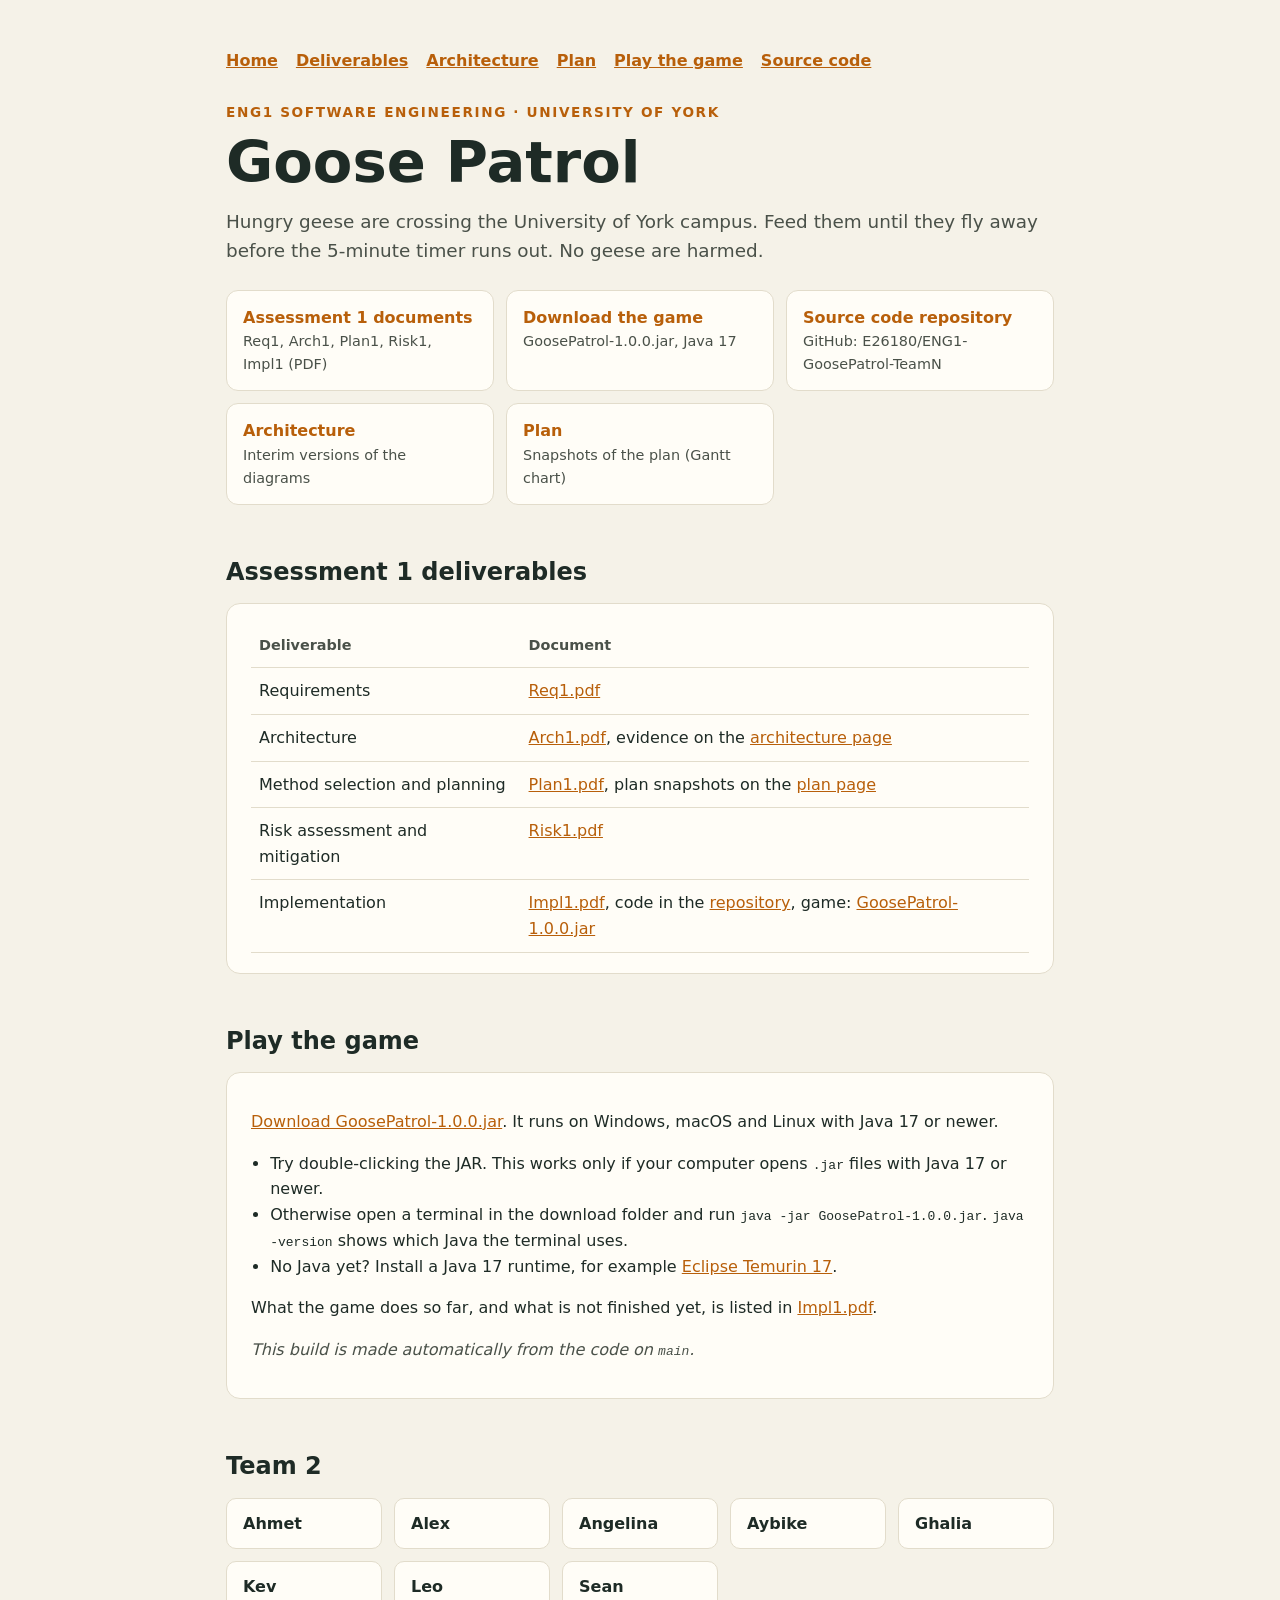
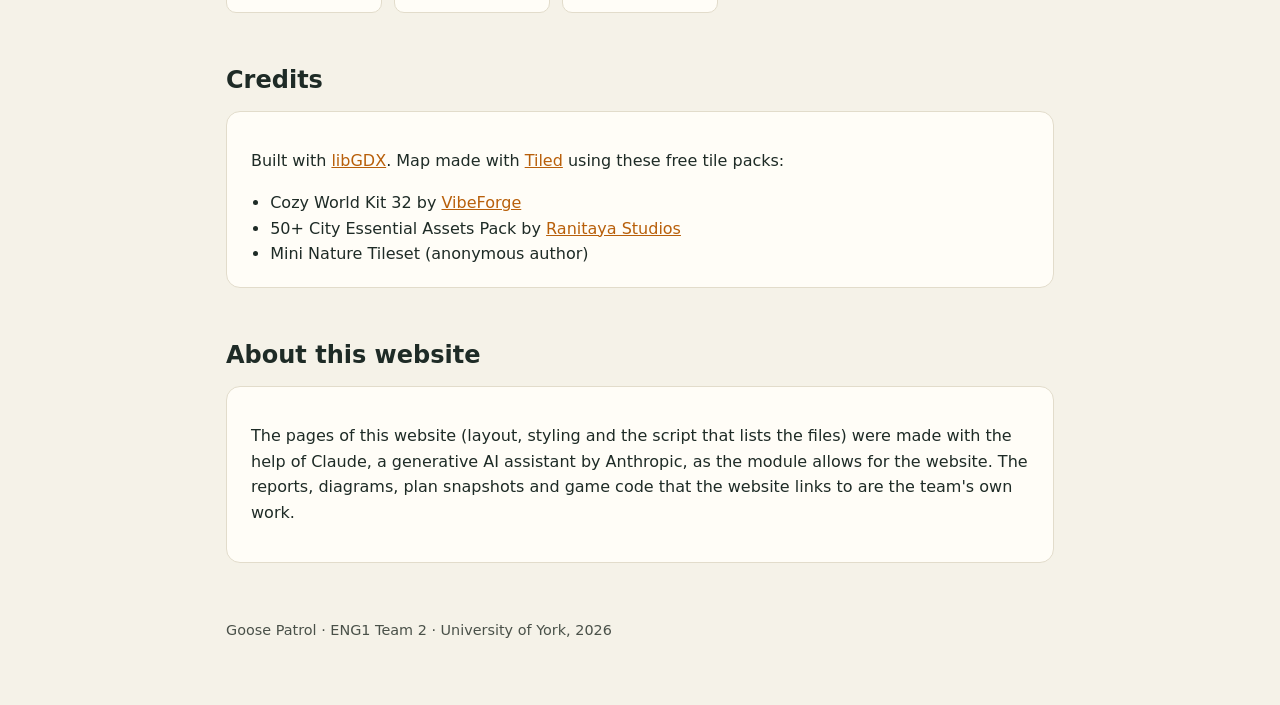
<file: website/index.html>
<!doctype html>
<html lang="en">
<head>
  <meta charset="utf-8">
  <meta name="viewport" content="width=device-width, initial-scale=1">
  <title>Goose Patrol · ENG1 Team 2</title>
  <meta name="description" content="Goose Patrol, a 5-minute non-violent goose game made by ENG1 Team 2 at the University of York.">
  <link rel="stylesheet" href="style.css">
</head>
<body>
  <main>
    <nav aria-label="Site">
      <a href="index.html">Home</a>
      <a href="index.html#deliverables">Deliverables</a>
      <a href="architecture.html">Architecture</a>
      <a href="plan.html">Plan</a>
      <a href="index.html#play">Play the game</a>
      <a href="https://github.com/E26180/ENG1-GoosePatrol-TeamN">Source code</a>
    </nav>
    <p class="eyebrow">ENG1 Software Engineering · University of York</p>
    <h1>Goose Patrol</h1>
    <p class="lead">Hungry geese are crossing the University of York campus. Feed them until they fly away before the 5-minute timer runs out. No geese are harmed.</p>

    <div class="quick">
      <a href="#deliverables">Assessment 1 documents<span>Req1, Arch1, Plan1, Risk1, Impl1 (PDF)</span></a>
      <a href="GoosePatrol-1.0.0.jar" download>Download the game<span>GoosePatrol-1.0.0.jar, Java 17</span></a>
      <a href="https://github.com/E26180/ENG1-GoosePatrol-TeamN">Source code repository<span>GitHub: E26180/ENG1-GoosePatrol-TeamN</span></a>
      <a href="architecture.html">Architecture<span>Interim versions of the diagrams</span></a>
      <a href="plan.html">Plan<span>Snapshots of the plan (Gantt chart)</span></a>
    </div>

    <h2 id="deliverables">Assessment 1 deliverables</h2>
    <div class="card">
      <table>
        <thead>
          <tr><th scope="col">Deliverable</th><th scope="col">Document</th></tr>
        </thead>
        <tbody>
          <tr><td>Requirements</td><td><a href="docs/Req1.pdf">Req1.pdf</a></td></tr>
          <tr><td>Architecture</td><td><a href="docs/Arch1.pdf">Arch1.pdf</a>, evidence on the <a href="architecture.html">architecture page</a></td></tr>
          <tr><td>Method selection and planning</td><td><a href="docs/Plan1.pdf">Plan1.pdf</a>, plan snapshots on the <a href="plan.html">plan page</a></td></tr>
          <tr><td>Risk assessment and mitigation</td><td><a href="docs/Risk1.pdf">Risk1.pdf</a></td></tr>
          <tr><td>Implementation</td><td><a href="docs/Impl1.pdf">Impl1.pdf</a>, code in the <a href="https://github.com/E26180/ENG1-GoosePatrol-TeamN">repository</a>, game: <a href="GoosePatrol-1.0.0.jar" download>GoosePatrol-1.0.0.jar</a></td></tr>
        </tbody>
      </table>
    </div>

    <h2 id="play">Play the game</h2>
    <div class="card">
      <p><a href="GoosePatrol-1.0.0.jar" download>Download GoosePatrol-1.0.0.jar</a>. It runs on Windows, macOS and Linux with Java 17 or newer.</p>
      <ul>
        <li>Try double-clicking the JAR. This works only if your computer opens <code>.jar</code> files with Java 17 or newer.</li>
        <li>Otherwise open a terminal in the download folder and run <code>java -jar GoosePatrol-1.0.0.jar</code>. <code>java -version</code> shows which Java the terminal uses.</li>
        <li>No Java yet? Install a Java 17 runtime, for example <a href="https://adoptium.net/temurin/releases/?version=17">Eclipse Temurin 17</a>.</li>
      </ul>
      <p>What the game does so far, and what is not finished yet, is listed in <a href="docs/Impl1.pdf">Impl1.pdf</a>.</p>
      <p class="soon">This build is made automatically from the code on <code>main</code>.</p>
    </div>

    <h2>Team 2</h2>
    <ul class="team">
      <li>Ahmet</li>
      <li>Alex</li>
      <li>Angelina</li>
      <li>Aybike</li>
      <li>Ghalia</li>
      <li>Kev</li>
      <li>Leo</li>
      <li>Sean</li>
    </ul>

    <h2>Credits</h2>
    <div class="card">
      <p>Built with <a href="https://libgdx.com">libGDX</a>. Map made with <a href="https://www.mapeditor.org">Tiled</a> using these free tile packs:</p>
      <ul>
        <li>Cozy World Kit 32 by <a href="https://vibeforge.itch.io">VibeForge</a></li>
        <li>50+ City Essential Assets Pack by <a href="https://ranitaya-studios.itch.io">Ranitaya Studios</a></li>
        <li>Mini Nature Tileset (anonymous author)</li>
      </ul>
    </div>

    <h2 id="ai">About this website</h2>
    <div class="card">
      <p>The pages of this website (layout, styling and the script that lists the files) were made with the help of Claude, a generative AI assistant by Anthropic, as the module allows for the website. The reports, diagrams, plan snapshots and game code that the website links to are the team's own work.</p>
    </div>

    <footer>Goose Patrol · ENG1 Team 2 · University of York, 2026</footer>
  </main>
</body>
</html>
</file>
<file: website/style.css>
:root {
  --bg: #f5f2e8;
  --card: #fffdf7;
  --text: #1e2b26;
  --muted: #4a5149;
  --accent: #b85f0a;
  --line: #e2dccb;
}
@media (prefers-color-scheme: dark) {
  :root {
    --bg: #1e2b26;
    --card: #26362f;
    --text: #f5f2e8;
    --muted: #c9d2c5;
    --accent: #f2a541;
    --line: #3a4a42;
  }
}
* { box-sizing: border-box; }
body {
  margin: 0;
  background: var(--bg);
  color: var(--text);
  font-family: system-ui, -apple-system, "Segoe UI", Roboto, Arial, sans-serif;
  line-height: 1.6;
}
main { max-width: 860px; margin: 0 auto; padding: 48px 16px 64px; }
.eyebrow {
  color: var(--accent);
  font-weight: 700;
  letter-spacing: 0.12em;
  text-transform: uppercase;
  font-size: 0.85rem;
  margin: 0;
}
h1 { font-size: clamp(2.4rem, 7vw, 3.6rem); line-height: 1.1; margin: 8px 0 12px; }
h2 { font-size: 1.5rem; margin: 48px 0 12px; }
h3 { margin: 0 0 8px; }
.lead { font-size: 1.15rem; color: var(--muted); margin: 0; }
.card {
  background: var(--card);
  border: 1px solid var(--line);
  border-radius: 14px;
  padding: 20px 24px;
  margin-bottom: 16px;
}
ul { padding-left: 1.2rem; margin: 0; }
.team { display: grid; grid-template-columns: repeat(auto-fill, minmax(150px, 1fr)); gap: 12px; padding: 0; list-style: none; }
.team li { background: var(--card); border: 1px solid var(--line); border-radius: 10px; padding: 12px 16px; font-weight: 600; }
table { width: 100%; border-collapse: collapse; }
th, td { text-align: left; padding: 10px 8px; border-bottom: 1px solid var(--line); vertical-align: top; }
th { color: var(--muted); font-weight: 600; font-size: 0.9rem; }
.soon { color: var(--muted); font-style: italic; }
a { color: var(--accent); }
footer { margin-top: 56px; color: var(--muted); font-size: 0.9rem; }
nav { display: flex; flex-wrap: wrap; gap: 8px 18px; margin: 0 0 28px; font-weight: 600; }
.quick { display: grid; grid-template-columns: repeat(auto-fill, minmax(220px, 1fr)); gap: 12px; margin-top: 24px; }
.quick a { display: block; background: var(--card); border: 1px solid var(--line); border-radius: 12px; padding: 14px 16px; text-decoration: none; font-weight: 600; }
.quick span { display: block; color: var(--muted); font-weight: 400; font-size: 0.9rem; }
img.figure { width: 100%; height: auto; background: #fff; border-radius: 8px; border: 1px solid var(--line); }
code { overflow-wrap: anywhere; }
</file>
